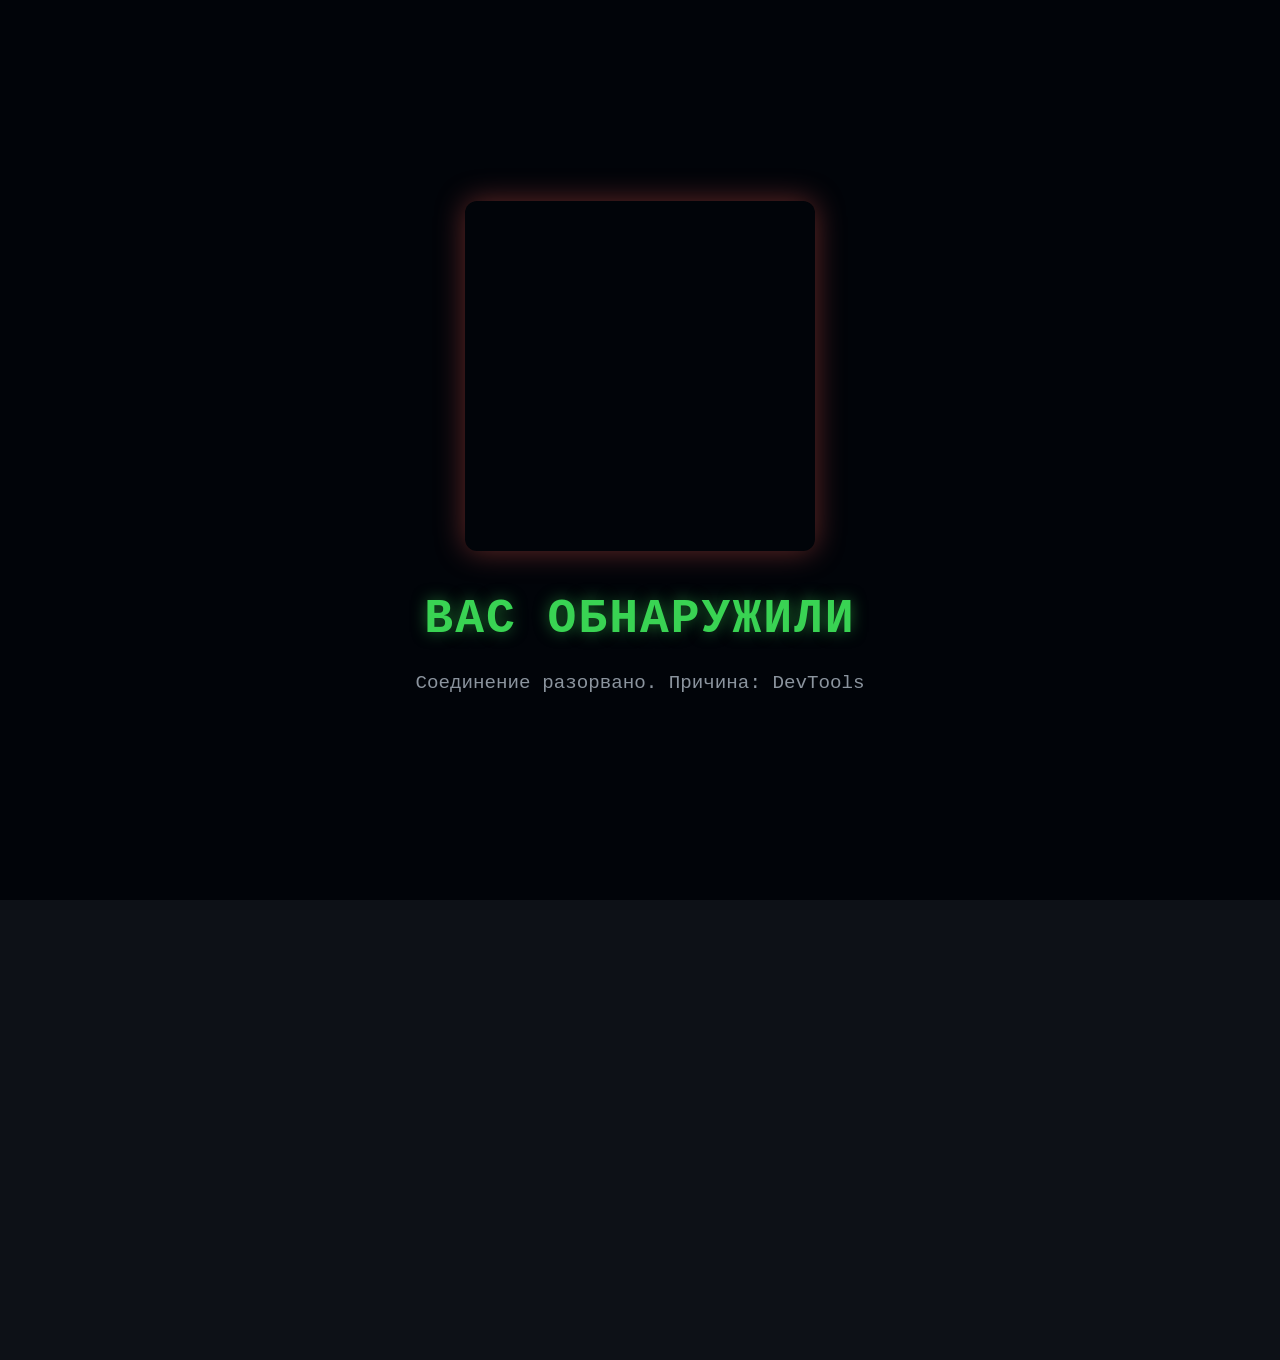
<file: index.html>
<!DOCTYPE html>
<html lang="ru">
<head>
    <meta charset="UTF-8">
    <meta name="viewport" content="width=device-width, initial-scale=1.0">
    <title>Home page</title>
    <style>
        :root {
            --bg-color: #0d1117;
            --text-color: #c9d1d9;
            --text-muted: #8b949e;
            --border-color: #30363d;
            --link-color: #58a6ff;
            --header-bg: #161b22;
            --btn-bg: #21262d;
            --btn-border: rgba(240, 246, 252, 0.1);
            --btn-hover: #30363d;
            --btn-primary-bg: #238636;
            --btn-primary-hover: #2ea043;
            --font-main: -apple-system, BlinkMacSystemFont, "Segoe UI", Helvetica, Arial, sans-serif;
            --font-mono: ui-monospace, SFMono-Regular, SF Mono, Menlo, Consolas, Liberation Mono, monospace;
            --matrix-green: #39d353;
        }

        * {
            box-sizing: border-box;
            margin: 0;
            padding: 0;
        }

        body {
            background-color: var(--bg-color);
            color: var(--text-color);
            font-family: var(--font-main);
            line-height: 1.6;
            font-size: 16px;
        }

        a {
            color: var(--link-color);
            text-decoration: none;
        }

        a:hover {
            text-decoration: underline;
        }

        header {
            background-color: var(--header-bg);
            padding: 16px 32px;
            display: flex;
            align-items: center;
            justify-content: space-between;
            position: sticky;
            top: 0;
            z-index: 100;
        }

        .header-left {
            display: flex;
            align-items: center;
            gap: 16px;
        }

        header .logo {
            fill: var(--text-color);
        }

        .nav-links {
            display: flex;
            gap: 16px;
            font-weight: 600;
            font-size: 14px;
        }

        .nav-links a {
            color: var(--text-color);
            text-decoration: none;
        }

        .nav-links a:hover {
            color: var(--text-muted);
        }

        .container {
            max-width: 1012px;
            margin: 0 auto;
            padding: 0;
        }

        .hero {
            display: flex;
            align-items: center;
            justify-content: space-between;
            gap: 40px;
            padding: 60px 0;
        }

        .hero-text {
            flex: 1;
        }

        .hero-text h1 {
            font-size: 48px;
            margin-bottom: 16px;
            letter-spacing: -1.5px;
        }

        .hero-text p {
            font-size: 20px;
            color: var(--text-muted);
            margin-bottom: 32px;
        }

        .btn {
            display: inline-block;
            padding: 8px 16px;
            border-radius: 6px;
            font-size: 14px;
            font-weight: 600;
            cursor: pointer;
            border: 1px solid;
            text-align: center;
        }

        .btn-primary {
            background-color: var(--btn-primary-bg);
            color: #ffffff;
            border-color: rgba(240, 246, 252, 0.1);
        }

        .btn-primary:hover {
            background-color: var(--btn-primary-hover);
            text-decoration: none;
        }

        .btn-secondary {
            background-color: var(--btn-bg);
            color: var(--text-color);
            border-color: var(--btn-border);
        }

        .btn-secondary:hover {
            background-color: var(--btn-hover);
            text-decoration: none;
        }

        .hero-actions {
            display: flex;
            gap: 12px;
        }

        .terminal-wrapper {
            flex: 1;
            background-color: #010409;
            border: 1px solid var(--border-color);
            border-radius: 6px;
            overflow: hidden;
            box-shadow: 0 16px 32px rgba(0,0,0,0.8);
        }

        .terminal-header {
            background-color: var(--header-bg);
            padding: 8px 16px;
            border-bottom: 1px solid var(--border-color);
            display: flex;
            gap: 8px;
        }

        .term-dot {
            width: 12px;
            height: 12px;
            border-radius: 50%;
        }
        .dot-red { background-color: #ff5f56; }
        .dot-yellow { background-color: #ffbd2e; }
        .dot-green { background-color: #27c93f; }

        .terminal-body {
            padding: 24px;
            font-family: var(--font-mono);
            font-size: 14px;
            color: var(--matrix-green);
        }

        .prompt::before {
            content: "vovan@dev-server:~$ ";
            color: var(--link-color);
        }

        .typewriter {
            display: inline-block;
            overflow: hidden;
            white-space: nowrap;
            border-right: 2px solid var(--matrix-green);
            width: 22ch;
            animation: typing 2s steps(22, end), blink-caret .75s step-end infinite;
        }

        .section-title {
            font-size: 24px;
            font-weight: 600;
            margin: 0px 0 24px 0;
            display: flex;
            align-items: center;
            gap: 8px;
        }

        .section-title svg {
            fill: var(--text-muted);
        }

        .projects-grid {
            display: grid;
            grid-template-columns: repeat(2, 1fr);
            gap: 24px;
        }

        .repo-card {
            border: 1px solid var(--border-color);
            border-radius: 6px;
            padding: 24px;
            display: flex;
            flex-direction: column;
            background-color: var(--bg-color);
            transition: border-color 0.2s ease;
            min-height: 200.8px;
        }

        .repo-card:hover {
            border-color: var(--text-muted);
        }

        .repo-card:empty {
            background: linear-gradient(90deg, var(--bg-color) 25%, var(--header-bg) 50%, var(--bg-color) 75%);
            background-size: 200% 100%;
            animation: loadingPulse 1.5s infinite linear;
        }

        @keyframes loadingPulse {
            0% { background-position: 200% 0; }
            100% { background-position: -200% 0; }
        }

        .repo-header {
            display: flex;
            justify-content: space-between;
            align-items: flex-start;
            margin-bottom: 12px;
        }

        .repo-name {
            font-weight: 600;
            font-size: 18px;
            display: flex;
            align-items: center;
            gap: 8px;
        }

        .repo-name svg {
            fill: var(--text-muted);
        }

        .badge {
            border: 1px solid var(--border-color);
            border-radius: 2em;
            padding: 2px 8px;
            font-size: 12px;
            color: var(--text-muted);
            font-weight: 500;
        }

        .repo-desc {
            color: var(--text-muted);
            font-size: 14px;
            margin-bottom: 24px;
            flex-grow: 1;
        }

        .repo-meta {
            font-size: 12px;
            color: var(--text-muted);
            display: flex;
            align-items: center;
            gap: 16px;
        }

        .lang-color {
            display: inline-block;
            width: 12px;
            height: 12px;
            border-radius: 50%;
            margin-right: 4px;
            vertical-align: middle;
        }

        @keyframes typing {
            from { width: 0 }
            to { width: 22ch }
        }

        @keyframes blink-caret {
            from, to { border-color: transparent }
            50% { border-color: var(--matrix-green); }
        }

        @media (max-width: 768px) {
            .hero {
                flex-direction: column;
                padding: 40px 0;
            }
            .projects-grid {
                grid-template-columns: 1fr;
            }
            .terminal-wrapper {
                width: 100%;
            }
        }
    </style>
</head>
<body>
    <header>
        <div class="header-left">
            <a href="./" style="display: flex; align-items: center; text-decoration: none;">
                <svg height="32" viewBox="0 0 16 16" version="1.1" width="32" class="logo">
                    <path fill-rule="evenodd" d="M8 0C3.58 0 0 3.58 0 8c0 3.54 2.29 6.53 5.47 7.59.4.07.55-.17.55-.38 0-.19-.01-.82-.01-1.49-2.01.37-2.53-.49-2.69-.94-.09-.23-.48-.94-.82-1.13-.28-.15-.68-.52-.01-.53.63-.01 1.08.58 1.23.82.72 1.21 1.87.87 2.33.66.07-.52.28-.87.51-1.07-1.78-.2-3.64-.89-3.64-3.95 0-.87.31-1.59.82-2.15-.08-.2-.36-1.02.08-2.12 0 0 .67-.21 2.2.82.64-.18 1.32-.27 2-.27.68 0 1.36.09 2 .27 1.53-1.04 2.2-.82 2.2-.82.44 1.1.16 1.92.08 2.12.51.56.82 1.27.82 2.15 0 3.07-1.87 3.75-3.65 3.95.29.25.54.73.54 1.48 0 1.07-.01 1.93-.01 2.2 0 .21.15.46.55.38A8.013 8.013 0 0016 8c0-4.42-3.58-8-8-8z"></path>
                </svg>
            </a>
            <nav class="nav-links">
                <a href="about.html">About</a>
                <a href="projects.html">Projects</a>
                <a href="contact.html">Contact</a>
            </nav>
        </div>
    </header>

    <div class="container">
        <section class="hero" id="about">
            <div class="hero-text">
                <h1>Hi, I'm Volodimir</h1>
                <p>Software Engineer. Specializing in backend development, architecture, and automation. Building APIs and complex bots.</p>
                <div class="hero-actions">
                    <a href="projects.html" class="btn btn-primary">View Projects</a>
                    <a href="https://github.com/Vovan999222" target="_blank" class="btn btn-secondary">GitHub Profile</a>
                </div>
            </div>

            <div class="terminal-wrapper">
                <div class="terminal-header">
                    <div class="term-dot dot-red"></div>
                    <div class="term-dot dot-yellow"></div>
                    <div class="term-dot dot-green"></div>
                </div>
                <div class="terminal-body">
                    <div class="prompt"></div>
                    <div style="margin-bottom: 8px;">./get_status.sh</div>
                    <div>> OS: Ubuntu 25.04</div>
                    <div>> Status: Compiling code...</div>
                    <div class="prompt" style="margin-top: 16px;"></div>
                    <div class="typewriter">echo "Wake up, Neo..."</div>
                </div>
            </div>
        </section>

        <h2 class="section-title" id="projects">
            <svg viewBox="0 0 16 16" width="24" height="24"><path fill-rule="evenodd" d="M2 2.5A2.5 2.5 0 014.5 0h8.75a.75.75 0 01.75.75v12.5a.75.75 0 01-.75.75h-2.5a.75.75 0 110-1.5h1.75v-2h-8a1 1 0 00-.714 1.7.75.75 0 01-1.072 1.05A2.495 2.495 0 012 11.5v-9zm10.5-1V9h-8c-.356 0-.694.074-1 .208V2.5a1 1 0 011-1h8zM5 12.25v3.25a.25.25 0 00.4.2l1.45-1.087a.25.25 0 01.3 0L8.6 15.7a.25.25 0 00.4-.2v-3.25a.25.25 0 00-.25-.25h-3.5a.25.25 0 00-.25.25z"></path></svg>
            Featured Work
        </h2>

        <div class="projects-grid" id="projects-grid">
            <div class="repo-card">  
            </div>
            <div class="repo-card">
            </div>
            <div class="repo-card">
            </div>
            <div class="repo-card">
            </div>
        </div>
    </div>
    <script>
        const githubUsername = 'Vovan999222';
        const apiUrl = `https://api.github.com/users/${githubUsername}/repos?sort=updated&per_page=4`;

        const languageColors = {
            "Python": "#3572A5",
            "Java": "#b07219",
            "Go": "#00ADD8",
            "C#": "#178600",
            "JavaScript": "#f1e05a",
            "HTML": "#e34c26",
            "CSS": "#563d7c",
            "C++": "#f34b7d"
        };

        async function fetchGitHubRepos() {
            const grid = document.getElementById('projects-grid');
            
            try {
                const response = await fetch(apiUrl);
                if (!response.ok) throw new Error('Ошибка сети');
                const repos = await response.json();
                grid.innerHTML = '';

                repos.forEach(repo => {
                    const langColor = languageColors[repo.language] || "#8b949e";
                    const langText = repo.language || "Unknown";
                    const date = new Date(repo.updated_at).toLocaleDateString('en-US', {
                        month: 'short', day: 'numeric', year: 'numeric'
                    });

                    const cardHTML = `
                        <div class="repo-card">
                            <div class="repo-header">
                                <a href="${repo.html_url}" target="_blank" class="repo-name">
                                    <svg viewBox="0 0 16 16" width="16" height="16"><path fill-rule="evenodd" d="M2 2.5A2.5 2.5 0 014.5 0h8.75a.75.75 0 01.75.75v12.5a.75.75 0 01-.75.75h-2.5a.75.75 0 110-1.5h1.75v-2h-8a1 1 0 00-.714 1.7.75.75 0 01-1.072 1.05A2.495 2.495 0 012 11.5v-9zm10.5-1V9h-8c-.356 0-.694.074-1 .208V2.5a1 1 0 011-1h8zM5 12.25v3.25a.25.25 0 00.4.2l1.45-1.087a.25.25 0 01.3 0L8.6 15.7a.25.25 0 00.4-.2v-3.25a.25.25 0 00-.25-.25h-3.5a.25.25 0 00-.25.25z"></path></svg>
                                    ${repo.name}
                                </a>
                                <span class="badge">${repo.visibility === 'public' ? 'Public' : 'Private'}</span>
                            </div>
                            <div class="repo-desc">
                                ${repo.description ? repo.description : 'Описание отсутствует.'}
                            </div>
                            <div class="repo-meta">
                                <span><span class="lang-color" style="background-color: ${langColor};"></span>${langText}</span>
                                <span>⭐ ${repo.stargazers_count}</span>
                                <span>Updated ${date}</span>
                            </div>
                        </div>
                    `;
                    grid.insertAdjacentHTML('beforeend', cardHTML);
                });
                
            } catch (error) {
                console.error('Ошибка при загрузке репозиториев:', error);
            }
        }
        fetchGitHubRepos();
    </script>
    <script src="okak.js"></script>
    <script src="footer.js"></script>
    <script src="idk.js"></script>
</body>
</html>
</file>
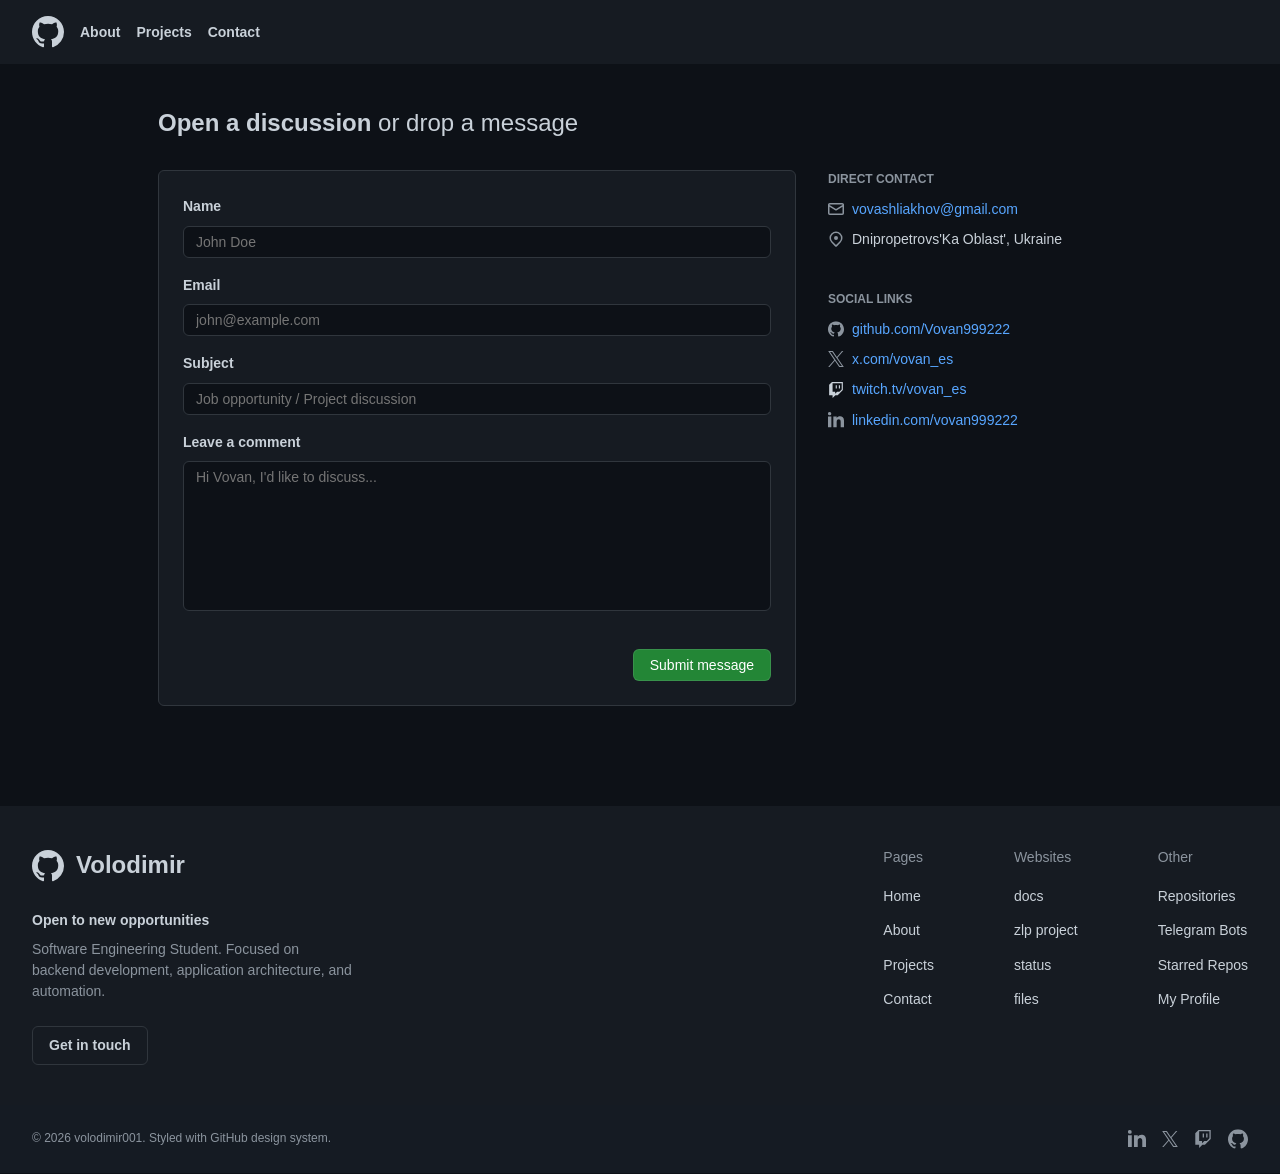
<file: contact.html>
<!DOCTYPE html>
<html lang="ru">
<head>
    <meta charset="UTF-8">
    <meta name="viewport" content="width=device-width, initial-scale=1.0">
    <title>Contact page</title>
    <script src="https://challenges.cloudflare.com/turnstile/v0/api.js" async defer></script>
    <style>
        :root {
            --bg-color: #0d1117;
            --text-color: #c9d1d9;
            --text-muted: #8b949e;
            --border-color: #30363d;
            --link-color: #58a6ff;
            --header-bg: #161b22;
            --btn-bg: #21262d;
            --btn-border: rgba(240, 246, 252, 0.1);
            --btn-hover: #30363d;
            --btn-primary-bg: #238636;
            --btn-primary-hover: #2ea043;
            --focus-ring: rgba(88, 166, 255, 0.3);
            --font-main: -apple-system, BlinkMacSystemFont, "Segoe UI", Helvetica, Arial, sans-serif;
        }

        * {
            box-sizing: border-box;
            margin: 0;
            padding: 0;
        }

        body {
            background-color: var(--bg-color);
            color: var(--text-color);
            font-family: var(--font-main);
            line-height: 1.6;
            font-size: 14px;
        }

        a {
            color: var(--link-color);
            text-decoration: none;
        }

        a:hover {
            text-decoration: underline;
        }

        header {
            background-color: var(--header-bg);
            padding: 16px 32px;
            display: flex;
            align-items: center;
            justify-content: space-between;
            position: sticky;
            top: 0;
            z-index: 100;
        }

        .header-left {
            display: flex;
            align-items: center;
            gap: 16px;
        }

        header .logo {
            fill: var(--text-color);
        }

        .nav-links {
            display: flex;
            gap: 16px;
            font-weight: 600;
            font-size: 14px;
        }

        .nav-links a {
            color: var(--text-color);
            text-decoration: none;
        }

        .nav-links a:hover {
            color: var(--text-muted);
        }

        .container {
            max-width: 1012px;
            margin: 0 auto;
            padding: 40px 24px;
        }

        .page-header {
            margin-bottom: 4px;
            padding-bottom: 16px;
        }

        .page-header h1 {
            font-size: 24px;
            font-weight: 400;
            margin-bottom: 8px;
        }

        .page-header h1 span {
            font-weight: 600;
        }

        .contact-layout {
            display: flex;
            gap: 32px;
            align-items: flex-start;
        }

        .form-area {
            flex: 2;
            background-color: var(--header-bg);
            border: 1px solid var(--border-color);
            border-radius: 6px;
            padding: 24px;
        }

        .form-group {
            margin-bottom: 16px;
        }

        .form-group label {
            display: block;
            font-weight: 600;
            margin-bottom: 8px;
            color: var(--text-color);
        }

        .form-control {
            width: 100%;
            padding: 5px 12px;
            font-size: 14px;
            line-height: 20px;
            color: var(--text-color);
            background-color: var(--bg-color);
            border: 1px solid var(--border-color);
            border-radius: 6px;
            font-family: inherit;
            transition: border-color 0.2s, box-shadow 0.2s;
        }

        textarea.form-control {
            min-height: 150px;
            resize: none;
        }

        .form-control:focus {
            outline: none;
            border-color: var(--link-color);
            box-shadow: 0 0 0 3px var(--focus-ring);
        }

        .form-actions {
            display: flex;
            justify-content: flex-end;
            margin-top: 8px;
            padding-top: 0;
        }

        .btn {
            display: inline-block;
            padding: 5px 16px;
            font-size: 14px;
            font-weight: 500;
            line-height: 20px;
            border-radius: 6px;
            cursor: pointer;
            border: 1px solid;
        }

        .btn-primary {
            color: #ffffff;
            background-color: var(--btn-primary-bg);
            border-color: rgba(240, 246, 252, 0.1);
        }

        .btn-primary:hover {
            background-color: var(--btn-primary-hover);
        }

        .sidebar-info {
            flex: 1;
        }

        .sidebar-box {
            padding-bottom: 16px;
            margin-bottom: 16px;
        }

        .sidebar-box:last-child {
            border-bottom: none;
        }

        .sidebar-title {
            font-weight: 600;
            margin-bottom: 8px;
            color: var(--text-muted);
            font-size: 12px;
            text-transform: uppercase;
        }

        .contact-links {
            list-style: none;
        }

        .contact-links li {
            margin-bottom: 8px;
            display: flex;
            align-items: center;
            gap: 8px;
            color: var(--text-color);
        }

        .contact-links svg {
            fill: var(--text-muted);
            flex-shrink: 0;
        }

        @media (max-width: 768px) {
            .contact-layout {
                flex-direction: column;
            }
            .form-area, .sidebar-info {
                width: 100%;
            }
        }
    </style>
</head>
<body>
    <header>
        <div class="header-left">
            <a href="./" style="display: flex; align-items: center; text-decoration: none;">
                <svg height="32" viewBox="0 0 16 16" version="1.1" width="32" class="logo">
                    <path fill-rule="evenodd" d="M8 0C3.58 0 0 3.58 0 8c0 3.54 2.29 6.53 5.47 7.59.4.07.55-.17.55-.38 0-.19-.01-.82-.01-1.49-2.01.37-2.53-.49-2.69-.94-.09-.23-.48-.94-.82-1.13-.28-.15-.68-.52-.01-.53.63-.01 1.08.58 1.23.82.72 1.21 1.87.87 2.33.66.07-.52.28-.87.51-1.07-1.78-.2-3.64-.89-3.64-3.95 0-.87.31-1.59.82-2.15-.08-.2-.36-1.02.08-2.12 0 0 .67-.21 2.2.82.64-.18 1.32-.27 2-.27.68 0 1.36.09 2 .27 1.53-1.04 2.2-.82 2.2-.82.44 1.1.16 1.92.08 2.12.51.56.82 1.27.82 2.15 0 3.07-1.87 3.75-3.65 3.95.29.25.54.73.54 1.48 0 1.07-.01 1.93-.01 2.2 0 .21.15.46.55.38A8.013 8.013 0 0016 8c0-4.42-3.58-8-8-8z"></path>
                </svg>
            </a>
            <nav class="nav-links">
                <a href="about.html">About</a>
                <a href="projects.html">Projects</a>
                <a href="contact.html">Contact</a>
            </nav>
        </div>
    </header>

    <div class="container">
        
        <div class="page-header">
            <h1><span>Open a discussion</span> or drop a message</h1>
        </div>

        <div class="contact-layout">
            <div class="form-area">
                <form action="#" method="POST">
                    
                    <div class="form-group">
                        <label for="name">Name</label>
                        <input type="text" id="name" name="name" class="form-control" placeholder="John Doe" required>
                    </div>

                    <div class="form-group">
                        <label for="email">Email</label>
                        <input type="email" id="email" name="email" class="form-control" placeholder="john@example.com" required>
                    </div>

                    <div class="form-group">
                        <label for="subject">Subject</label>
                        <input type="text" id="subject" name="subject" class="form-control" placeholder="Job opportunity / Project discussion">
                    </div>

                    <div class="form-group">
                        <label for="message">Leave a comment</label>
                        <textarea id="message" name="message" class="form-control" placeholder="Hi Vovan, I'd like to discuss..." required></textarea>
                    </div>

                    <div style="display: flex; justify-content: flex-end; margin-bottom: 16px;">
                        <div class="cf-turnstile" data-sitekey="0x4AAAAAADXtm_HdxSXxvtLh"></div>
                    </div>

                    <div class="form-actions">
                        <button type="submit" class="btn btn-primary">Submit message</button>
                    </div>
                </form>
            </div>

            <aside class="sidebar-info">
                
                <div class="sidebar-box">
                    <div class="sidebar-title">Direct Contact</div>
                    <ul class="contact-links">
                        <li>
                            <svg viewBox="0 0 16 16" version="1.1" width="16" height="16" aria-hidden="true" fill="currentColor"><path d="M1.75 2h12.5c.966 0 1.75.784 1.75 1.75v8.5A1.75 1.75 0 0 1 14.25 14H1.75A1.75 1.75 0 0 1 0 12.25v-8.5C0 2.784.784 2 1.75 2ZM1.5 12.251c0 .138.112.25.25.25h12.5a.25.25 0 0 0 .25-.25V5.809L8.38 9.397a.75.75 0 0 1-.76 0L1.5 5.809v6.442Zm13-8.181v-.32a.25.25 0 0 0-.25-.25H1.75a.25.25 0 0 0-.25.25v.32L8 7.88Z"></path></svg>
                            <a href="mailto:vovashliakhov@gmail.com">vovashliakhov@gmail.com</a>
                        </li>
                        <li>
                            <svg viewBox="0 0 16 16" width="16" height="16"><path d="M11.536 3.464a5 5 0 0 1 0 7.072L8 14.07l-3.536-3.535a5 5 0 1 1 7.072-7.072v.001zm1.06 8.132a6.5 6.5 0 1 0-9.192 0l3.535 3.536a1.5 1.5 0 0 0 2.122 0l3.535-3.536zM8 9a2 2 0 1 0 0-4 2 2 0 0 0 0 4z"></path></svg>
                            Dnipropetrovs'Ka Oblast', Ukraine
                        </li>
                    </ul>
                </div>

                <div class="sidebar-box">
                    <div class="sidebar-title">Social links</div>
                    <ul class="contact-links">
                        <li>
                            <svg xmlns="http://www.w3.org/2000/svg" xmlns:xlink="http://www.w3.org/1999/xlink" fill="currentColor" height="16" viewBox="0 0 98 96" width="16" aria-hidden="true"><clipPath id="a"><path d="m0 0h98v96h-98z"></path></clipPath><g clip-path="url(#a)"><path d="m41.4395 69.3848c-12.6329-1.5313-21.5333-10.6231-21.5333-22.3946 0-4.7851 1.7227-9.9531 4.5938-13.3984-1.2441-3.1582-1.0527-9.8574.3828-12.6328 3.8281-.4785 8.9961 1.5312 12.0586 4.3066 3.6367-1.1484 7.4648-1.7226 12.1543-1.7226s8.5176.5742 11.9629 1.6269c2.9668-2.6797 8.2305-4.6894 12.0586-4.2109 1.3398 2.584 1.5312 9.2832.2871 12.5371 3.0625 3.6367 4.6894 8.5176 4.6894 13.4941 0 11.7715-8.9003 20.6719-21.7246 22.2989 3.2539 2.1054 5.4551 6.6992 5.4551 11.9629v9.9531c0 2.8711 2.3926 4.498 5.2637 3.3496 17.3223-6.6035 30.9121-23.9258 30.9121-45.3633 0-27.084-22.0117-49.19139933-49.0957-49.19139957s-48.90430019 22.10739957-48.90430043 49.19139957c-.00000019 21.2461 13.49410043 38.8555 31.67770043 45.459 2.584.957 5.0723-.7656 5.0723-3.3496v-7.6563c-1.3398.5743-3.0625.9571-4.5938.9571-6.3164 0-10.0488-3.4453-12.7285-9.8575-1.0527-2.5839-2.2011-4.1152-4.4023-4.4023-1.1484-.0957-1.5313-.5742-1.5313-1.1484 0-1.1485 1.9141-2.0098 3.8282-2.0098 2.7754 0 5.1679 1.7227 7.6562 5.2637 1.9141 2.7754 3.9238 4.0195 6.3164 4.0195s3.9238-.8613 6.125-3.0625c1.627-1.627 2.8711-3.0625 4.0196-4.0195z"></path></g></svg>
                            <a href="https://github.com/Vovan999222" target="_blank">github.com/Vovan999222</a>
                        </li>
                        <li>
                            <svg xmlns="http://www.w3.org/2000/svg" viewBox="0 0 1200 1227" fill="currentColor" aria-hidden="true" width="16" height="16"><path d="M714.163 519.284 1160.89 0h-105.86L667.137 450.887 357.328 0H0l468.492 681.821L0 1226.37h105.866l409.625-476.152 327.181 476.152H1200L714.137 519.284h.026ZM569.165 687.828l-47.468-67.894-377.686-540.24h162.604l304.797 435.991 47.468 67.894 396.2 566.721H892.476L569.165 687.854v-.026Z"></path></svg>
                            <a href="https://x.com/vovan_es" target="_blank">x.com/vovan_es</a>
                        </li>
                        <li>
                            <svg xmlns="http://www.w3.org/2000/svg" role="img" viewBox="0 0 24 24" aria-hidden="true" width="16" height="16"><path d="M11.571 4.714h1.715v5.143H11.57zm4.715 0H18v5.143h-1.714zM6 0L1.714 4.286v15.428h5.143V24l4.286-4.286h3.428L22.286 12V0zm14.571 11.143l-3.428 3.428h-3.429l-3 3v-3H6.857V1.714h13.714Z" fill="currentColor"></path></svg>
                            <a href="https://www.twitch.tv/vovan_es" target="_blank">twitch.tv/vovan_es</a>
                        </li>
                        <li>
                            <svg xmlns="http://www.w3.org/2000/svg" viewBox="0 0 19 19" fill="currentColor" aria-hidden="true" class="d-block" width="16" height="16"><path d="M3.94 2A2 2 0 1 1 2 0a2 2 0 0 1 1.94 2zM4 5.48H0V18h4zm6.32 0H6.34V18h3.94v-6.57c0-3.66 4.77-4 4.77 0V18H19v-7.93c0-6.17-7.06-5.94-8.72-2.91z"></path></svg>
                            <a href="https://www.linkedin.com/in/vovan999222/" target="_blank">linkedin.com/vovan999222</a>
                        </li>
                    </ul>
                </div>
            </aside>
        </div>
    </div>
    <script>
    let isSubmitting = false;

    window.addEventListener('beforeunload', (e) => {
        if (isSubmitting) {
            e.preventDefault(); 
            e.returnValue = '';
        }
    });

    document.querySelector('form').addEventListener('submit', async (e) => {
        e.preventDefault();
        
        const form = e.target;
        const formData = new FormData(form);
        const submitBtn = form.querySelector('button[type="submit"]');

        const originalText = submitBtn.textContent;
        submitBtn.textContent = 'Sending...';
        submitBtn.disabled = true;

        isSubmitting = true; 

        try {
            const response = await fetch('https://contact-form-handler.volodimir001.workers.dev/', {
                method: 'POST',
                body: formData
            });
            if (response.ok) {
                alert('Сообщение успешно отправлено!');
                form.reset();
            } else {
                alert('Ошибка при отправке.');
            }
        } catch (error) {
            console.error('Ошибка:', error);
            alert('Не удалось подключиться к серверу.');
        } finally {
            submitBtn.textContent = originalText;
            submitBtn.disabled = false;
            isSubmitting = false; 
        }
    });
    </script>
    <script src="idk.js"></script>
    <script src="okak.js"></script>
    <script src="footer.js"></script>
</body>
</html>
</file>
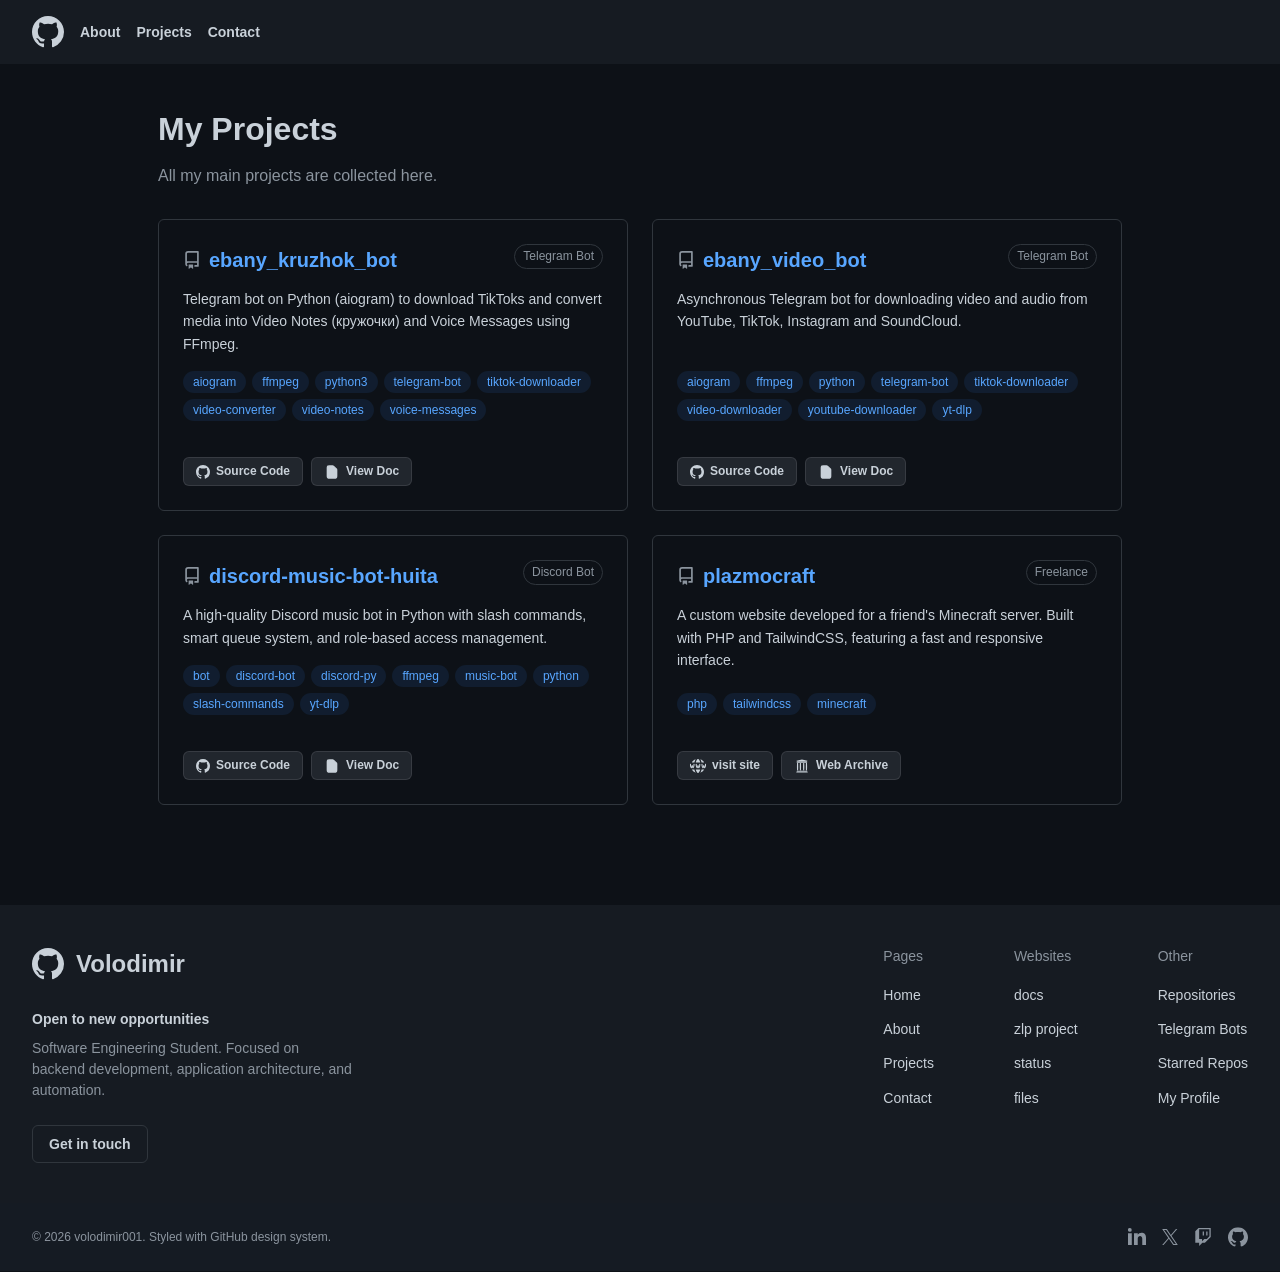
<file: projects.html>
<!DOCTYPE html>
<html lang="ru">
<head>
    <meta charset="UTF-8">
    <meta name="viewport" content="width=device-width, initial-scale=1.0">
    <title>Projects page</title>
    <style>
        :root {
            --bg-color: #0d1117;
            --text-color: #c9d1d9;
            --text-muted: #8b949e;
            --border-color: #30363d;
            --link-color: #58a6ff;
            --header-bg: #161b22;
            --btn-bg: #21262d;
            --btn-border: rgba(240, 246, 252, 0.1);
            --btn-hover: #30363d;
            --btn-primary-bg: #238636;
            --btn-primary-hover: #2ea043;
            --font-main: -apple-system, BlinkMacSystemFont, "Segoe UI", Helvetica, Arial, sans-serif;
            --topic-bg: rgba(56, 139, 253, 0.1);
            --topic-hover: rgba(56, 139, 253, 0.15);
        }

        * {
            box-sizing: border-box;
            margin: 0;
            padding: 0;
        }

        body {
            background-color: var(--bg-color);
            color: var(--text-color);
            font-family: var(--font-main);
            line-height: 1.6;
            font-size: 16px;
        }

        a {
            color: var(--link-color);
            text-decoration: none;
        }

        a:hover {
            text-decoration: underline;
        }

        header {
            background-color: var(--header-bg);
            padding: 16px 32px;
            display: flex;
            align-items: center;
            justify-content: space-between;
            position: sticky;
            top: 0;
            z-index: 100;
        }

        .header-left {
            display: flex;
            align-items: center;
            gap: 16px;
        }

        header .logo {
            fill: var(--text-color);
        }

        .nav-links {
            display: flex;
            gap: 16px;
            font-weight: 600;
            font-size: 14px;
        }

        .nav-links a {
            color: var(--text-color);
            text-decoration: none;
        }

        .nav-links a:hover {
            color: var(--text-muted);
        }

        .container {
            max-width: 1012px;
            margin: 0 auto;
            padding: 40px 24px;
        }

        .page-header {
            margin-bottom: 20px;
            padding-bottom: 10px;
        }

        .page-header h1 {
            font-size: 32px;
            margin-bottom: 8px;
        }

        .page-header p {
            color: var(--text-muted);
            font-size: 16px;
        }

        .projects-grid {
            display: grid;
            grid-template-columns: repeat(2, 1fr);
            gap: 24px;
        }

        .repo-card {
            border: 1px solid var(--border-color);
            border-radius: 6px;
            padding: 24px;
            display: flex;
            flex-direction: column;
            background-color: var(--bg-color);
            transition: border-color 0.2s ease;
        }

        .repo-card:hover {
            border-color: var(--text-muted);
        }

        .repo-header {
            display: flex;
            justify-content: space-between;
            align-items: flex-start;
            margin-bottom: 12px;
        }

        .repo-name {
            font-weight: 600;
            font-size: 20px;
            display: flex;
            align-items: center;
            gap: 8px;
        }

        .repo-name svg {
            fill: var(--text-muted);
        }

        .badge {
            border: 1px solid var(--border-color);
            border-radius: 2em;
            padding: 2px 8px;
            font-size: 12px;
            color: var(--text-muted);
            font-weight: 500;
            white-space: nowrap;
        }

        .repo-desc {
            color: var(--text-color);
            font-size: 14px;
            margin-bottom: 16px;
            flex-grow: 1;
        }

        .topic-tags {
            display: flex;
            flex-wrap: wrap;
            gap: 6px;
            margin-bottom: 20px;
        }

        .topic-tag {
            display: inline-block;
            padding: 0 10px;
            font-size: 12px;
            font-weight: 500;
            color: var(--link-color);
            background-color: var(--topic-bg);
            border-radius: 2em;
            line-height: 22px;
        }

        .topic-tag:hover {
            background-color: var(--topic-hover);
            text-decoration: none;
        }

        .repo-actions {
            display: flex;
            gap: 8px;
            padding-top: 16px;
        }

        .btn-small {
            display: inline-flex;
            align-items: center;
            gap: 6px;
            padding: 4px 12px;
            border-radius: 6px;
            font-size: 12px;
            font-weight: 600;
            cursor: pointer;
            border: 1px solid var(--btn-border);
            background-color: var(--btn-bg);
            color: var(--text-color);
            text-decoration: none;
        }

        .btn-small:hover {
            background-color: var(--btn-hover);
            text-decoration: none;
        }

        .btn-small svg {
            fill: currentColor;
        }

        @media (max-width: 768px) {
            .projects-grid {
                grid-template-columns: 1fr;
            }
        }
    </style>
</head>
<body>
    <header>
        <div class="header-left">
            <a href="./" style="display: flex; align-items: center; text-decoration: none;">
                <svg height="32" viewBox="0 0 16 16" version="1.1" width="32" class="logo">
                    <path fill-rule="evenodd" d="M8 0C3.58 0 0 3.58 0 8c0 3.54 2.29 6.53 5.47 7.59.4.07.55-.17.55-.38 0-.19-.01-.82-.01-1.49-2.01.37-2.53-.49-2.69-.94-.09-.23-.48-.94-.82-1.13-.28-.15-.68-.52-.01-.53.63-.01 1.08.58 1.23.82.72 1.21 1.87.87 2.33.66.07-.52.28-.87.51-1.07-1.78-.2-3.64-.89-3.64-3.95 0-.87.31-1.59.82-2.15-.08-.2-.36-1.02.08-2.12 0 0 .67-.21 2.2.82.64-.18 1.32-.27 2-.27.68 0 1.36.09 2 .27 1.53-1.04 2.2-.82 2.2-.82.44 1.1.16 1.92.08 2.12.51.56.82 1.27.82 2.15 0 3.07-1.87 3.75-3.65 3.95.29.25.54.73.54 1.48 0 1.07-.01 1.93-.01 2.2 0 .21.15.46.55.38A8.013 8.013 0 0016 8c0-4.42-3.58-8-8-8z"></path>
                </svg>
            </a>
            <nav class="nav-links">
                <a href="about.html">About</a>
                <a href="projects.html">Projects</a>
                <a href="contact.html">Contact</a>
            </nav>
        </div>
    </header>

    <div class="container">
        
        <div class="page-header">
            <h1>My Projects</h1>
            <p>All my main projects are collected here.</p>
        </div>

        <div class="projects-grid">
            
            <div class="repo-card">
                <div class="repo-header">
                    <a href="https://github.com/Vovan999222/ebany_kruzhok_bot.git" target="_blank" class="repo-name">
                        <svg viewBox="0 0 16 16" width="18" height="18"><path fill-rule="evenodd" d="M2 2.5A2.5 2.5 0 014.5 0h8.75a.75.75 0 01.75.75v12.5a.75.75 0 01-.75.75h-2.5a.75.75 0 110-1.5h1.75v-2h-8a1 1 0 00-.714 1.7.75.75 0 01-1.072 1.05A2.495 2.495 0 012 11.5v-9zm10.5-1V9h-8c-.356 0-.694.074-1 .208V2.5a1 1 0 011-1h8zM5 12.25v3.25a.25.25 0 00.4.2l1.45-1.087a.25.25 0 01.3 0L8.6 15.7a.25.25 0 00.4-.2v-3.25a.25.25 0 00-.25-.25h-3.5a.25.25 0 00-.25.25z"></path></svg>
                        ebany_kruzhok_bot
                    </a>
                    <span class="badge">Telegram Bot</span>
                </div>
                <div class="repo-desc">Telegram bot on Python (aiogram) to download TikToks and convert media into Video Notes (кружочки) and Voice Messages using FFmpeg.</div>
                <div class="topic-tags"><span class="topic-tag">aiogram</span><span class="topic-tag">ffmpeg</span><span class="topic-tag">python3</span><span class="topic-tag">telegram-bot</span><span class="topic-tag">tiktok-downloader</span><span class="topic-tag">video-converter</span><span class="topic-tag">video-notes</span><span class="topic-tag">voice-messages</span></div>
                <div class="repo-actions">
                    <a href="https://github.com/Vovan999222/ebany_kruzhok_bot.git" target="_blank" class="btn-small"><svg viewBox="0 0 16 16" width="14" height="14"><path fill-rule="evenodd" d="M8 0C3.58 0 0 3.58 0 8c0 3.54 2.29 6.53 5.47 7.59.4.07.55-.17.55-.38 0-.19-.01-.82-.01-1.49-2.01.37-2.53-.49-2.69-.94-.09-.23-.48-.94-.82-1.13-.28-.15-.68-.52-.01-.53.63-.01 1.08.58 1.23.82.72 1.21 1.87.87 2.33.66.07-.52.28-.87.51-1.07-1.78-.2-3.64-.89-3.64-3.95 0-.87.31-1.59.82-2.15-.08-.2-.36-1.02.08-2.12 0 0 .67-.21 2.2.82.64-.18 1.32-.27 2-.27.68 0 1.36.09 2 .27 1.53-1.04 2.2-.82 2.2-.82.44 1.1.16 1.92.08 2.12.51.56.82 1.27.82 2.15 0 3.07-1.87 3.75-3.65 3.95.29.25.54.73.54 1.48 0 1.07-.01 1.93-.01 2.2 0 .21.15.46.55.38A8.013 8.013 0 0016 8c0-4.42-3.58-8-8-8z"></path></svg>Source Code</a>
                    <a href="https://docs.volodimir001.me/ebany-kruzhok-bot.html" target="_blank" class="btn-small">
                        <svg width="16" height="16" viewBox="0 0 24 24" fill="none" xmlns="http://www.w3.org/2000/svg">
                            <path d="M9 17H15M9 14H15M13.0004 3.00087C12.9048 3 12.7974 3 12.6747 3H8.2002C7.08009 3 6.51962 3 6.0918 3.21799C5.71547 3.40973 5.40973 3.71547 5.21799 4.0918C5 4.51962 5 5.08009 5 6.2002V17.8002C5 18.9203 5 19.4801 5.21799 19.9079C5.40973 20.2842 5.71547 20.5905 6.0918 20.7822C6.51921 21 7.079 21 8.19694 21L15.8031 21C16.921 21 17.48 21 17.9074 20.7822C18.2837 20.5905 18.5905 20.2842 18.7822 19.9079C19 19.4805 19 18.9215 19 17.8036V9.32568C19 9.20302 18.9999 9.09553 18.999 9M13.0004 3.00087C13.2858 3.00348 13.4657 3.01407 13.6382 3.05547C13.8423 3.10446 14.0379 3.18526 14.2168 3.29492C14.4186 3.41857 14.5918 3.59181 14.9375 3.9375L18.063 7.06298C18.4089 7.40889 18.5809 7.58136 18.7046 7.78319C18.8142 7.96214 18.8953 8.15726 18.9443 8.36133C18.9857 8.53379 18.9964 8.71454 18.999 9M13.0004 3.00087L13 5.80021C13 6.92031 13 7.48015 13.218 7.90797C13.4097 8.2843 13.7155 8.59048 14.0918 8.78223C14.5192 9 15.079 9 16.1969 9H18.999" stroke="currentColor" stroke-width="2" stroke-linecap="round" stroke-linejoin="round"></path>
                        </svg>
                        View Doc
                    </a>
                </div>
            </div>

            <div class="repo-card">
                <div class="repo-header">
                    <a href="https://github.com/Vovan999222/ebany_video_bot.git" target="_blank" class="repo-name">
                        <svg viewBox="0 0 16 16" width="18" height="18"><path fill-rule="evenodd" d="M2 2.5A2.5 2.5 0 014.5 0h8.75a.75.75 0 01.75.75v12.5a.75.75 0 01-.75.75h-2.5a.75.75 0 110-1.5h1.75v-2h-8a1 1 0 00-.714 1.7.75.75 0 01-1.072 1.05A2.495 2.495 0 012 11.5v-9zm10.5-1V9h-8c-.356 0-.694.074-1 .208V2.5a1 1 0 011-1h8zM5 12.25v3.25a.25.25 0 00.4.2l1.45-1.087a.25.25 0 01.3 0L8.6 15.7a.25.25 0 00.4-.2v-3.25a.25.25 0 00-.25-.25h-3.5a.25.25 0 00-.25.25z"></path></svg>
                        ebany_video_bot
                    </a>
                    <span class="badge">Telegram Bot</span>
                </div>
                <div class="repo-desc">Asynchronous Telegram bot for downloading video and audio from YouTube, TikTok, Instagram and SoundCloud.</div>
                <div class="topic-tags"><span class="topic-tag">aiogram</span><span class="topic-tag">ffmpeg</span><span class="topic-tag">python</span><span class="topic-tag">telegram-bot</span><span class="topic-tag">tiktok-downloader</span><span class="topic-tag">video-downloader</span><span class="topic-tag">youtube-downloader</span><span class="topic-tag">yt-dlp</span></div>
                <div class="repo-actions">
                    <a href="https://github.com/Vovan999222/ebany_video_bot.git" target="_blank" class="btn-small"><svg viewBox="0 0 16 16" width="14" height="14"><path fill-rule="evenodd" d="M8 0C3.58 0 0 3.58 0 8c0 3.54 2.29 6.53 5.47 7.59.4.07.55-.17.55-.38 0-.19-.01-.82-.01-1.49-2.01.37-2.53-.49-2.69-.94-.09-.23-.48-.94-.82-1.13-.28-.15-.68-.52-.01-.53.63-.01 1.08.58 1.23.82.72 1.21 1.87.87 2.33.66.07-.52.28-.87.51-1.07-1.78-.2-3.64-.89-3.64-3.95 0-.87.31-1.59.82-2.15-.08-.2-.36-1.02.08-2.12 0 0 .67-.21 2.2.82.64-.18 1.32-.27 2-.27.68 0 1.36.09 2 .27 1.53-1.04 2.2-.82 2.2-.82.44 1.1.16 1.92.08 2.12.51.56.82 1.27.82 2.15 0 3.07-1.87 3.75-3.65 3.95.29.25.54.73.54 1.48 0 1.07-.01 1.93-.01 2.2 0 .21.15.46.55.38A8.013 8.013 0 0016 8c0-4.42-3.58-8-8-8z"></path></svg>Source Code</a>
                    <a href="https://docs.volodimir001.me/ebany-video-bot.html" target="_blank" class="btn-small">
                        <svg width="16" height="16" viewBox="0 0 24 24" fill="none" xmlns="http://www.w3.org/2000/svg">
                            <path d="M9 17H15M9 14H15M13.0004 3.00087C12.9048 3 12.7974 3 12.6747 3H8.2002C7.08009 3 6.51962 3 6.0918 3.21799C5.71547 3.40973 5.40973 3.71547 5.21799 4.0918C5 4.51962 5 5.08009 5 6.2002V17.8002C5 18.9203 5 19.4801 5.21799 19.9079C5.40973 20.2842 5.71547 20.5905 6.0918 20.7822C6.51921 21 7.079 21 8.19694 21L15.8031 21C16.921 21 17.48 21 17.9074 20.7822C18.2837 20.5905 18.5905 20.2842 18.7822 19.9079C19 19.4805 19 18.9215 19 17.8036V9.32568C19 9.20302 18.9999 9.09553 18.999 9M13.0004 3.00087C13.2858 3.00348 13.4657 3.01407 13.6382 3.05547C13.8423 3.10446 14.0379 3.18526 14.2168 3.29492C14.4186 3.41857 14.5918 3.59181 14.9375 3.9375L18.063 7.06298C18.4089 7.40889 18.5809 7.58136 18.7046 7.78319C18.8142 7.96214 18.8953 8.15726 18.9443 8.36133C18.9857 8.53379 18.9964 8.71454 18.999 9M13.0004 3.00087L13 5.80021C13 6.92031 13 7.48015 13.218 7.90797C13.4097 8.2843 13.7155 8.59048 14.0918 8.78223C14.5192 9 15.079 9 16.1969 9H18.999" stroke="currentColor" stroke-width="2" stroke-linecap="round" stroke-linejoin="round"></path>
                        </svg>
                        View Doc
                    </a>
                </div>
            </div>

            <div class="repo-card">
                <div class="repo-header">
                    <a href="https://github.com/Vovan999222/discord-music-bot-huita.git" target="_blank" class="repo-name">
                        <svg viewBox="0 0 16 16" width="18" height="18"><path fill-rule="evenodd" d="M2 2.5A2.5 2.5 0 014.5 0h8.75a.75.75 0 01.75.75v12.5a.75.75 0 01-.75.75h-2.5a.75.75 0 110-1.5h1.75v-2h-8a1 1 0 00-.714 1.7.75.75 0 01-1.072 1.05A2.495 2.495 0 012 11.5v-9zm10.5-1V9h-8c-.356 0-.694.074-1 .208V2.5a1 1 0 011-1h8zM5 12.25v3.25a.25.25 0 00.4.2l1.45-1.087a.25.25 0 01.3 0L8.6 15.7a.25.25 0 00.4-.2v-3.25a.25.25 0 00-.25-.25h-3.5a.25.25 0 00-.25.25z"></path></svg>
                        discord-music-bot-huita
                    </a>
                    <span class="badge">Discord Bot</span>
                </div>
                <div class="repo-desc">A high-quality Discord music bot in Python with slash commands, smart queue system, and role-based access management.</div>
                <div class="topic-tags"><span class="topic-tag">bot</span><span class="topic-tag">discord-bot</span><span class="topic-tag">discord-py</span><span class="topic-tag">ffmpeg</span><span class="topic-tag">music-bot</span><span class="topic-tag">python</span><span class="topic-tag">slash-commands</span><span class="topic-tag">yt-dlp</span></div>
                <div class="repo-actions">
                    <a href="https://github.com/Vovan999222/discord-music-bot-huita.git" target="_blank" class="btn-small"><svg viewBox="0 0 16 16" width="14" height="14"><path fill-rule="evenodd" d="M8 0C3.58 0 0 3.58 0 8c0 3.54 2.29 6.53 5.47 7.59.4.07.55-.17.55-.38 0-.19-.01-.82-.01-1.49-2.01.37-2.53-.49-2.69-.94-.09-.23-.48-.94-.82-1.13-.28-.15-.68-.52-.01-.53.63-.01 1.08.58 1.23.82.72 1.21 1.87.87 2.33.66.07-.52.28-.87.51-1.07-1.78-.2-3.64-.89-3.64-3.95 0-.87.31-1.59.82-2.15-.08-.2-.36-1.02.08-2.12 0 0 .67-.21 2.2.82.64-.18 1.32-.27 2-.27.68 0 1.36.09 2 .27 1.53-1.04 2.2-.82 2.2-.82.44 1.1.16 1.92.08 2.12.51.56.82 1.27.82 2.15 0 3.07-1.87 3.75-3.65 3.95.29.25.54.73.54 1.48 0 1.07-.01 1.93-.01 2.2 0 .21.15.46.55.38A8.013 8.013 0 0016 8c0-4.42-3.58-8-8-8z"></path></svg>Source Code</a>
                    <a href="https://docs.volodimir001.me/discord-music-bot-huita.html" target="_blank" class="btn-small">
                        <svg width="16" height="16" viewBox="0 0 24 24" fill="none" xmlns="http://www.w3.org/2000/svg">
                            <path d="M9 17H15M9 14H15M13.0004 3.00087C12.9048 3 12.7974 3 12.6747 3H8.2002C7.08009 3 6.51962 3 6.0918 3.21799C5.71547 3.40973 5.40973 3.71547 5.21799 4.0918C5 4.51962 5 5.08009 5 6.2002V17.8002C5 18.9203 5 19.4801 5.21799 19.9079C5.40973 20.2842 5.71547 20.5905 6.0918 20.7822C6.51921 21 7.079 21 8.19694 21L15.8031 21C16.921 21 17.48 21 17.9074 20.7822C18.2837 20.5905 18.5905 20.2842 18.7822 19.9079C19 19.4805 19 18.9215 19 17.8036V9.32568C19 9.20302 18.9999 9.09553 18.999 9M13.0004 3.00087C13.2858 3.00348 13.4657 3.01407 13.6382 3.05547C13.8423 3.10446 14.0379 3.18526 14.2168 3.29492C14.4186 3.41857 14.5918 3.59181 14.9375 3.9375L18.063 7.06298C18.4089 7.40889 18.5809 7.58136 18.7046 7.78319C18.8142 7.96214 18.8953 8.15726 18.9443 8.36133C18.9857 8.53379 18.9964 8.71454 18.999 9M13.0004 3.00087L13 5.80021C13 6.92031 13 7.48015 13.218 7.90797C13.4097 8.2843 13.7155 8.59048 14.0918 8.78223C14.5192 9 15.079 9 16.1969 9H18.999" stroke="currentColor" stroke-width="2" stroke-linecap="round" stroke-linejoin="round"></path>
                        </svg>
                        View Doc
                    </a>
                </div>
            </div>

            <div class="repo-card">
                <div class="repo-header">
                    <a href="https://www.plazmocraft.ru/" target="_blank" class="repo-name"><svg viewBox="0 0 16 16" width="18" height="18"><path fill-rule="evenodd" d="M2 2.5A2.5 2.5 0 014.5 0h8.75a.75.75 0 01.75.75v12.5a.75.75 0 01-.75.75h-2.5a.75.75 0 110-1.5h1.75v-2h-8a1 1 0 00-.714 1.7.75.75 0 01-1.072 1.05A2.495 2.495 0 012 11.5v-9zm10.5-1V9h-8c-.356 0-.694.074-1 .208V2.5a1 1 0 011-1h8zM5 12.25v3.25a.25.25 0 00.4.2l1.45-1.087a.25.25 0 01.3 0L8.6 15.7a.25.25 0 00.4-.2v-3.25a.25.25 0 00-.25-.25h-3.5a.25.25 0 00-.25.25z"></path></svg>plazmocraft
                    </a>
                    <span class="badge">Freelance</span>
                </div>
                <div class="repo-desc">A custom website developed for a friend's Minecraft server. Built with PHP and TailwindCSS, featuring a fast and responsive interface.</div>
                <div class="topic-tags">
                    <span class="topic-tag">php</span>
                    <span class="topic-tag">tailwindcss</span>
                    <span class="topic-tag">minecraft</span>
                </div>
                <div class="repo-actions">
                    <a href="https://www.plazmocraft.ru/" target="_blank" class="btn-small"><svg xmlns="http://www.w3.org/2000/svg" width="16" height="16" viewBox="0 0 576 512"><path fill="currentColor" d="M368.2 384c-6 23.4-13.6 44.9-22.2 63.4-11.4 24.4-23.7 41.8-35.1 52.4-11.2 10.5-18.9 12.2-22.9 12.2s-11.7-1.7-22.9-12.2c-11.3-10.6-23.7-28-35.1-52.4-8.6-18.5-16.2-39.9-22.2-63.4l160.4 0zm-209.8 0c10.2 44.1 25.4 83.2 44 113.3-57.7-20.5-105.8-61-136.1-113.3l92.1 0zm351.3 0c-30.2 52.2-78.4 92.8-136.1 113.3 18.6-30.1 33.7-69.2 43.9-113.3l92.1 0zM144 172c11 0 20 9 20 20l0 31.6c0 40.6-14.4 76.1-35.3 107.5-3.7 5.6-10 8.9-16.7 8.9s-12.9-3.3-16.7-8.9L81.1 309.7c-.4-.6-.7-1.2-1.1-1.8-.4 .6-.7 1.2-1.1 1.8L64.7 331.1c-3.7 5.6-10 8.9-16.7 8.9s-12.9-3.3-16.7-8.9C10.4 299.7-4 264.1-4 223.6L-4 192c0-11 9-20 20-20s20 9 20 20l0 31.6c0 20.3 4.8 39.4 13.2 57.9 7-12.7 10.8-26.9 10.8-41.4 0-11 9-20 20-20s20 9 20 20c0 14.5 3.7 28.8 10.7 41.4 8.4-18.4 13.3-37.6 13.3-57.9l0-31.6c0-11 9-20 20-20zm208 0c11 0 20 9 20 20l0 31.6c0 40.6-14.4 76.1-35.3 107.5-3.7 5.6-10 8.9-16.7 8.9s-12.9-3.3-16.7-8.9l-14.2-21.4c-.4-.6-.7-1.2-1.1-1.8-.4 .6-.7 1.2-1.1 1.8l-14.2 21.4c-3.7 5.6-10 8.9-16.7 8.9s-12.9-3.3-16.7-8.9c-21-31.4-35.3-67-35.3-107.5l0-31.6c0-11 9-20 20-20s20 9 20 20l0 31.6c0 20.3 4.8 39.4 13.2 57.9 7-12.7 10.8-26.9 10.8-41.4 0-11 9-20 20-20s20 9 20 20c0 14.5 3.7 28.8 10.7 41.4 8.4-18.4 13.3-37.6 13.3-57.9l0-31.6c0-11 9-20 20-20zm208 0c11 0 20 9 20 20l0 31.6c0 40.6-14.4 76.1-35.3 107.5-3.7 5.6-10 8.9-16.7 8.9s-12.9-3.3-16.7-8.9l-14.2-21.4c-.4-.6-.7-1.2-1.1-1.8-.4 .6-.7 1.2-1.1 1.8l-14.2 21.4c-3.7 5.6-10 8.9-16.7 8.9s-12.9-3.3-16.7-8.9c-21-31.4-35.3-67-35.3-107.5l0-31.6c0-11 9-20 20-20s20 9 20 20l0 31.6c0 20.3 4.8 39.4 13.3 57.9 7-12.7 10.7-26.9 10.7-41.4 0-11 9-20 20-20s20 9 20 20c0 14.5 3.7 28.8 10.7 41.4 8.4-18.4 13.3-37.6 13.3-57.9l0-31.6c0-11 9-20 20-20zM202.4 14.7c-18.6 30.1-33.8 69.2-44 113.3l-92.1 0C96.5 75.7 144.7 35.2 202.4 14.7zM288 0c4 0 11.7 1.7 22.9 12.2 11.3 10.6 23.7 28 35.1 52.4 8.6 18.5 16.1 39.9 22.2 63.4l-160.4 0C213.8 104.5 221.4 83.1 230 64.6 241.4 40.2 253.7 22.8 265.1 12.2 276.3 1.7 284 0 288 0zm85.6 14.7C431.3 35.2 479.5 75.7 509.7 128l-92.1 0c-10.2-44.1-25.4-83.2-44-113.3z"></path></svg>visit site</a>
                    <a href="https://web.archive.org/web/20260517201551/https://www.plazmocraft.ru/" target="_blank" class="btn-small"><svg xmlns="http://www.w3.org/2000/svg" width="16" height="16" viewBox="0 0 640 640"><path fill="currentColor" d="M546.8 576L94.1 576L94.1 552.8L546.8 552.8L546.8 576zM529.8 540.3L112 540.3L112 508.1L529.8 508.1L529.8 540.3zM143.6 196.1C149.8 196.1 155.9 196.8 162 198C163.5 198.3 164.2 198.6 164.3 200.4C165.3 221 166.6 241.7 167.2 262.3C168.1 284.2 168.7 306.1 169 328C169.3 343.5 169.1 359.1 168.9 374.6C168.6 391.9 168.2 409.1 167.5 426.4C166.8 444.8 165.6 463.3 164.6 481.8C164.4 485.3 164.1 488.8 163.8 492.3C157 494.1 150.2 495.1 143.5 495.2C136.8 495.1 130 494.1 123.2 492.3C122.9 488.9 122.6 485.4 122.4 481.8C121.4 463.4 120.3 444.9 119.5 426.4C118.8 409.1 118.4 391.9 118.1 374.6C117.9 359.1 117.8 343.5 118 328C118.4 306.1 119 284.2 119.8 262.3C120.5 241.7 121.9 221 122.9 200.4C123 198.7 123.8 198.3 125.2 198C131.3 196.7 137.5 196.1 143.6 196.1zM256.7 196.1C262.9 196.1 269 196.8 275.1 198C276.6 198.3 277.3 198.6 277.4 200.4C278.4 221 279.8 241.7 280.3 262.3C281.2 284.2 281.8 306.1 282.1 328C282.4 343.5 282.2 359.1 282 374.6C281.7 391.9 281.4 409.1 280.6 426.4C279.9 444.8 278.7 463.3 277.7 481.8C277.5 485.3 277.2 488.8 276.9 492.3C270.1 494.1 263.3 495.1 256.6 495.2C249.9 495.1 243.1 494.1 236.3 492.3C236 488.9 235.6 485.4 235.4 481.8C234.4 463.4 233.3 444.9 232.5 426.4C231.8 409.1 231.4 391.9 231.1 374.6C230.9 359.1 230.8 343.5 231 328C231.4 306.1 232 284.2 232.8 262.3C233.5 241.7 235 221 235.9 200.4C236 198.7 236.7 198.3 238.2 198C244.3 196.7 250.5 196.1 256.6 196.1zM387.9 196.1C394.1 196.1 400.2 196.8 406.3 198C407.8 198.3 408.5 198.6 408.6 200.4C409.7 221 410.9 241.7 411.5 262.3C412.4 284.2 413 306.1 413.3 328C413.6 343.5 413.4 359.1 413.2 374.6C412.9 391.9 412.5 409.1 411.8 426.4C411.1 444.8 409.9 463.3 408.9 481.8C408.7 485.3 408.4 488.8 408.1 492.3C401.3 494.1 394.5 495.1 387.8 495.2C381.1 495.1 374.3 494.1 367.5 492.3C367.2 488.9 366.9 485.4 366.7 481.8C365.7 463.4 364.6 444.9 363.8 426.4C363.1 409.1 362.7 391.9 362.4 374.6C362.2 359.1 362.1 343.5 362.3 328C362.7 306.1 363.3 284.2 364.1 262.3C364.8 241.7 366.2 221 367.2 200.4C367.3 198.7 368.1 198.3 369.5 198C375.6 196.7 381.8 196.1 387.9 196.1zM498.4 196.1C504.6 196.1 510.7 196.8 516.8 198C518.3 198.3 519.1 198.6 519.2 200.4C520.3 221 521.5 241.7 522.1 262.3C523 284.2 523.6 306.1 523.9 328C524.2 343.5 524 359.1 523.8 374.6C523.5 391.9 523.1 409.1 522.4 426.4C521.7 444.8 520.5 463.3 519.5 481.8C519.3 485.3 518.9 488.8 518.6 492.3C511.8 494.1 505 495.1 498.3 495.2C491.6 495.1 484.8 494.1 478 492.3C477.7 488.9 477.4 485.4 477.2 481.8C476.2 463.4 475 444.9 474.3 426.4C473.6 409.1 473.2 391.9 472.9 374.6C472.7 359.1 472.6 343.5 472.8 328C473.2 306.1 473.8 284.2 474.6 262.3C475.3 241.7 476.7 221 477.7 200.4C477.8 198.7 478.6 198.3 480 198C486.1 196.7 492.3 196.1 498.4 196.1zM524.8 186.8L109.3 186.8L109.3 142.2L524.8 142.2L524.8 186.8zM534.6 115L522.2 128.7L112 128.7L99.5 114.9L317.1 64L534.6 114.9z"></path></svg>Web Archive</a>
                </div>
            </div>
        </div>
    </div>

    <script>
        document.addEventListener("DOMContentLoaded", async () => {
            const githubUser = 'Vovan999222';
            const repoCards = document.querySelectorAll('.repo-card');

            repoCards.forEach(card => {
                const nameElement = card.querySelector('.repo-name');
                if (!nameElement) return;

                const repoName = nameElement.textContent.trim();
                const generatedUrl = `https://github.com/${githubUser}/${repoName}`;

                const actionsLinks = card.querySelectorAll('.repo-actions a');
                let sourceBtn = null;
                actionsLinks.forEach(link => {
                    if (link.textContent.includes('Source Code')) {
                        sourceBtn = link;
                    }
                });

                if (!nameElement.hasAttribute('href') || nameElement.getAttribute('href') === '' || nameElement.getAttribute('href').includes('github.com')) {
                    nameElement.href = generatedUrl;
                    nameElement.target = "_blank";
                }
                if (sourceBtn) {
                    sourceBtn.href = generatedUrl;
                    sourceBtn.target = "_blank";
                }
            });

            try {
                const response = await fetch(`https://api.github.com/users/${githubUser}/repos?per_page=100`);
                if (!response.ok) throw new Error('Ошибка при получении списка репозиториев');
                const allRepos = await response.json();
                const githubRepoNames = allRepos.map(repo => repo.name);
                
                repoCards.forEach(card => {
                    const nameElement = card.querySelector('.repo-name');
                    if (!nameElement) return;
                    
                    const repoName = nameElement.textContent.trim();
                    
                    if (githubRepoNames.includes(repoName)) {
                        const repoData = allRepos.find(repo => repo.name === repoName);
                        const actionsLinks = card.querySelectorAll('.repo-actions a');
                        let sourceBtn = null;
                        actionsLinks.forEach(link => {
                            if (link.textContent.includes('Source Code')) {
                                sourceBtn = link;
                            }
                        });

                        if (nameElement.hasAttribute('href') && nameElement.getAttribute('href').includes('github.com')) {
                             nameElement.href = repoData.html_url;
                        }
                        if (sourceBtn) {
                             sourceBtn.href = repoData.html_url;
                        }

                        const tagsEl = card.querySelector('.topic-tags');
                        if (tagsEl && repoData.topics && repoData.topics.length > 0) {
                            tagsEl.innerHTML = '';
                            repoData.topics.forEach(topic => {
                                tagsEl.innerHTML += `<span class="topic-tag">${topic}</span>`;
                            });
                        } else if (tagsEl) {
                            tagsEl.innerHTML = '';
                        }
                    }
                });
            } catch (error) {
                console.error('Ошибка синхронизации с GitHub:', error);
            }
        });
    </script>
    <script src="idk.js"></script>
    <script src="okak.js"></script>
    <script src="footer.js"></script>
</body>
</html>
</file>
